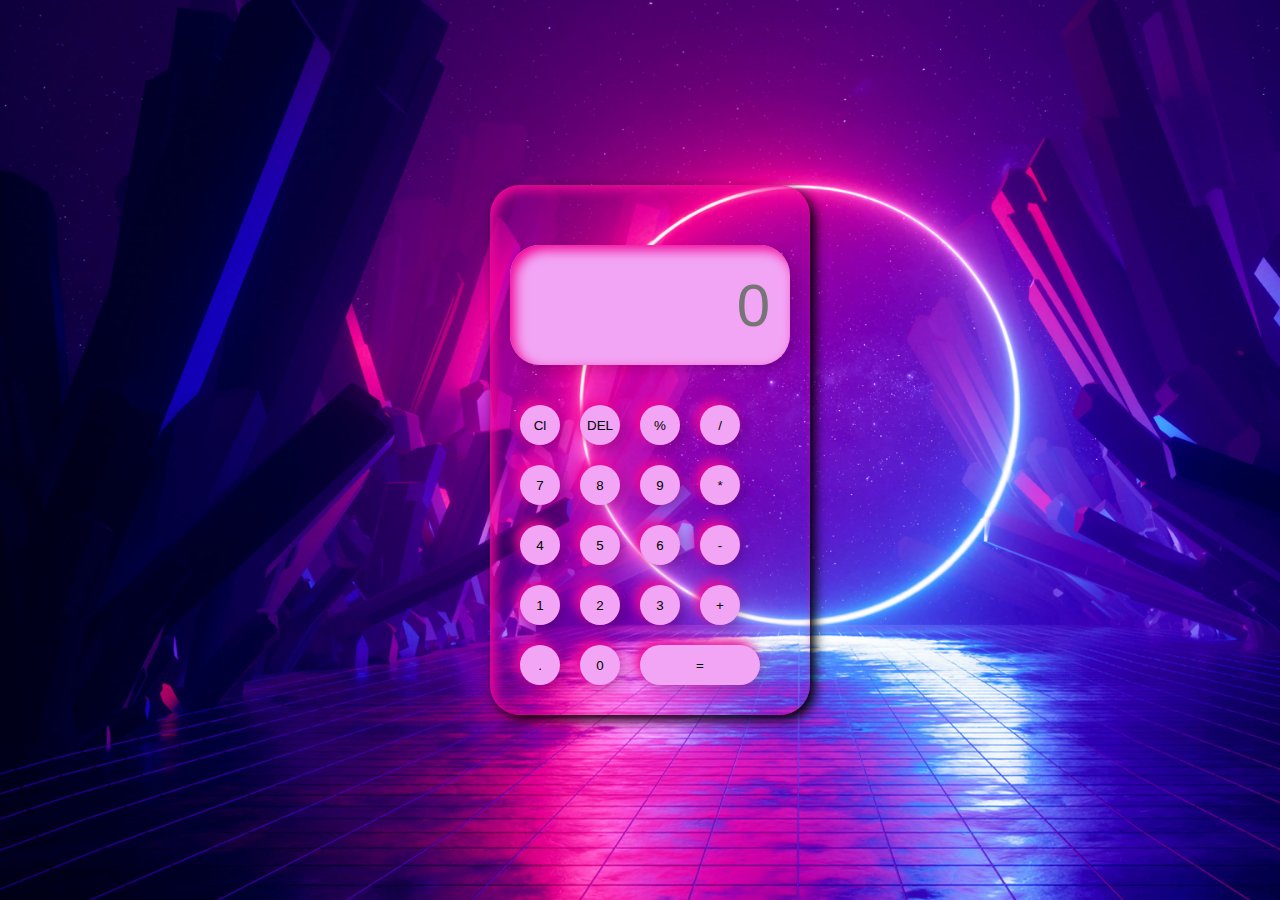
<file: CALCULATOR/htmt.html>
<!DOCTYPE html>
<html lang="en">
<head>
    <meta charset="UTF-8">
    <meta name="viewport" content="width=device-width, initial-scale=1.0">
    <link rel="stylesheet" href="styles.css">
    <title>CALCULATOR</title>
</head>
<body>
    <div class="container">
        <div class="calculator">
            <input type="text" placeholder="0" id="out">
            <button onclick="Clear()"class="o">Cl</button>
            <button onclick="del()">DEL</button>
            <button onclick="display('%')">%</button> 
            <button onclick="display('/')">/</button>
            <button onclick="display('7')" class="o">7</button>
            <button onclick="display('8')">8</button>
            <button onclick="display('9')">9</button>
            <button onclick="display('*')">*</button>
            <button onclick="display('4')"class="o">4</button>
            <button onclick="display('5')">5</button>
            <button onclick="display('6')">6</button>
            <button onclick="display('-')">-</button>
            <button onclick="display('1')"class="o">1</button>
            <button onclick="display('2')">2</button>
            <button onclick="display('3')">3</button>
            <button onclick="display('+')">+</button>
            <button onclick="display('.')"class="o">.</button>
            <button onclick="display('0')">0</button>
            <button onclick="calculate()" class="a">=</button>

          
        </div>
    </div>

    <script src="app.js"></script>
</body>
</html>
</file>
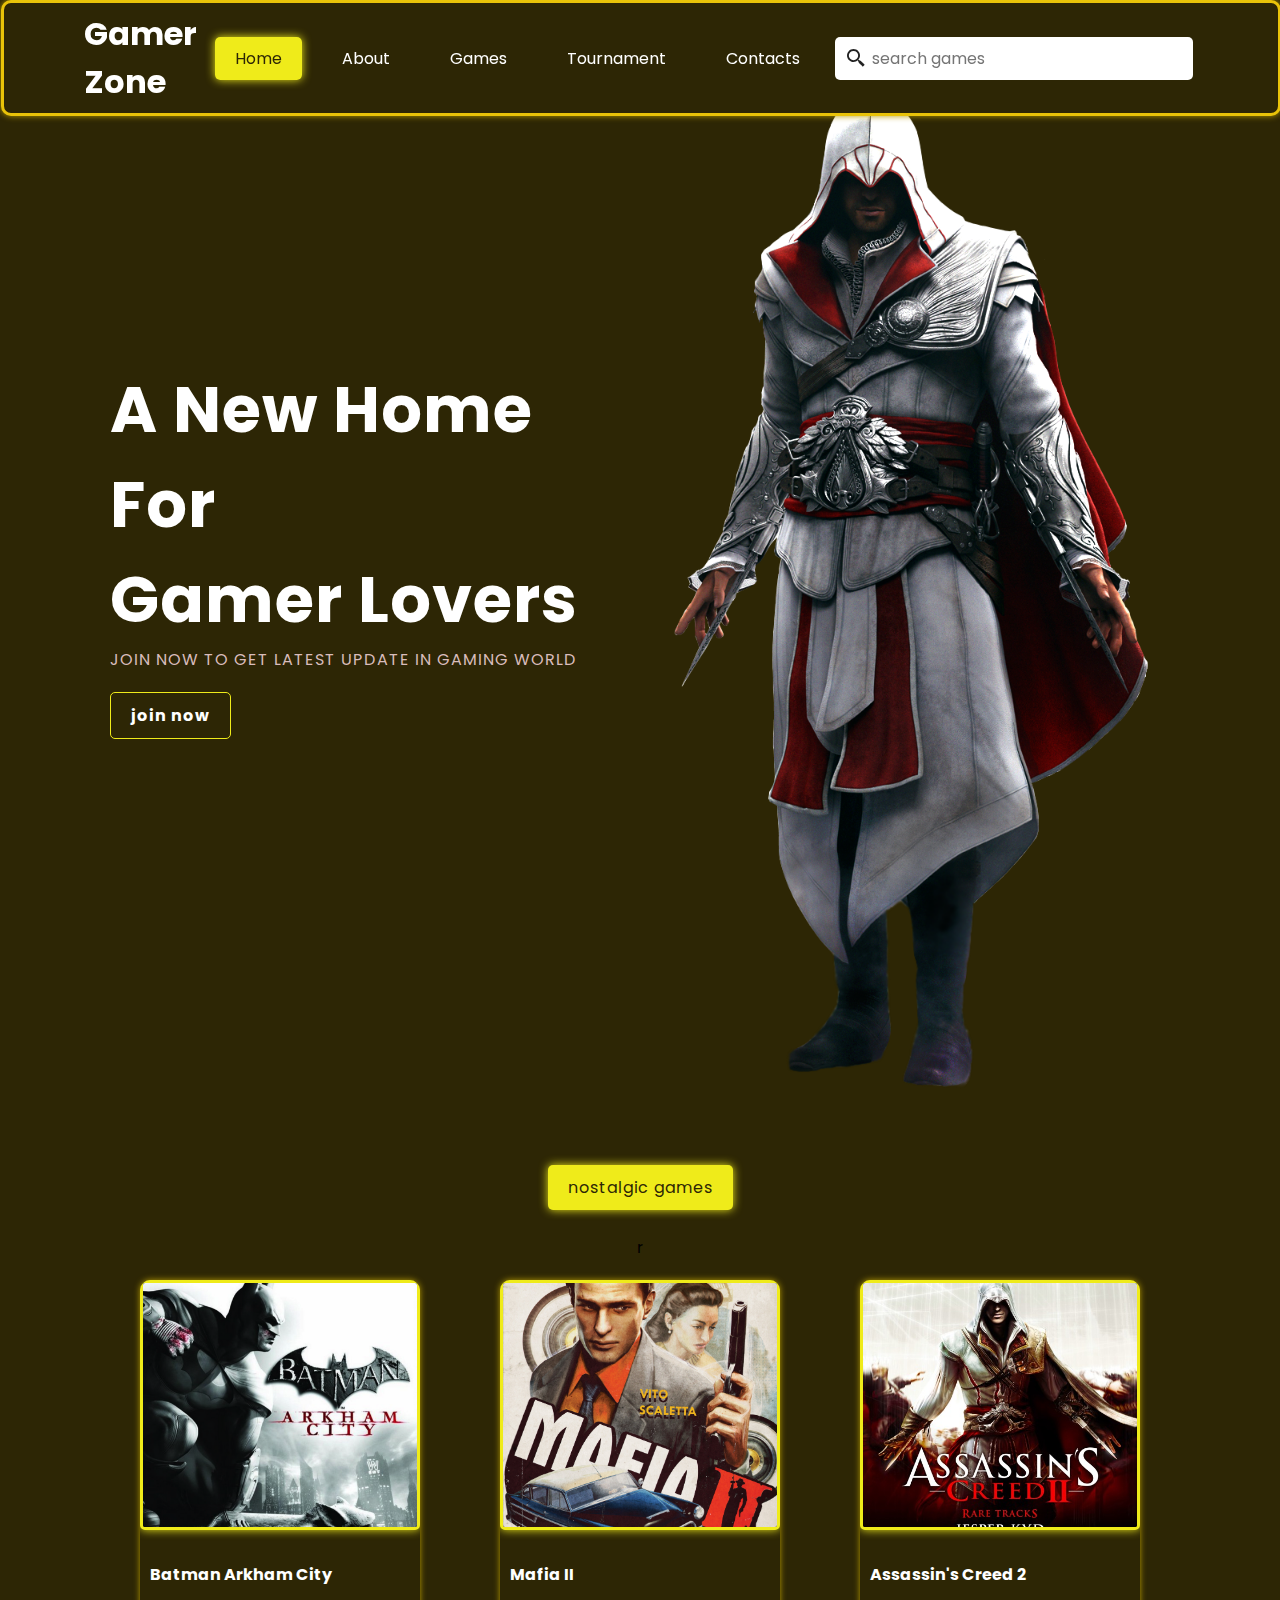
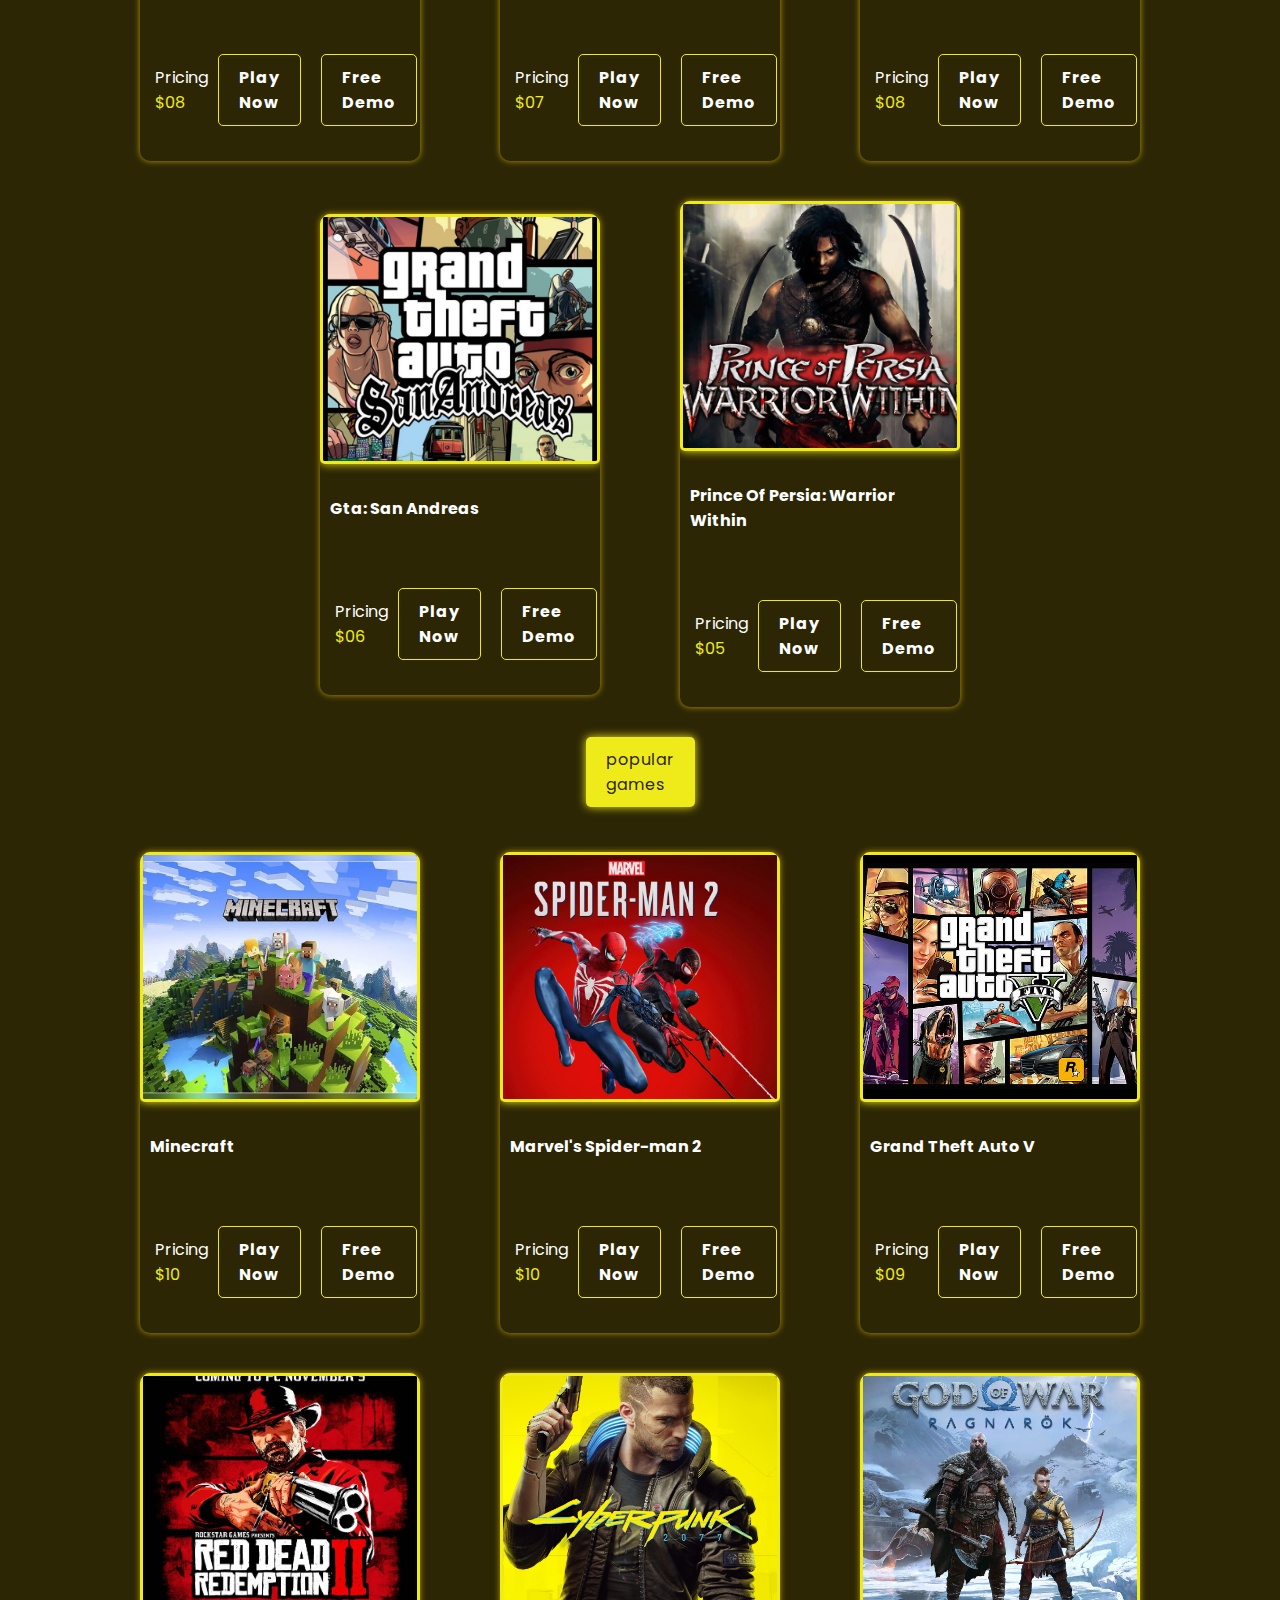
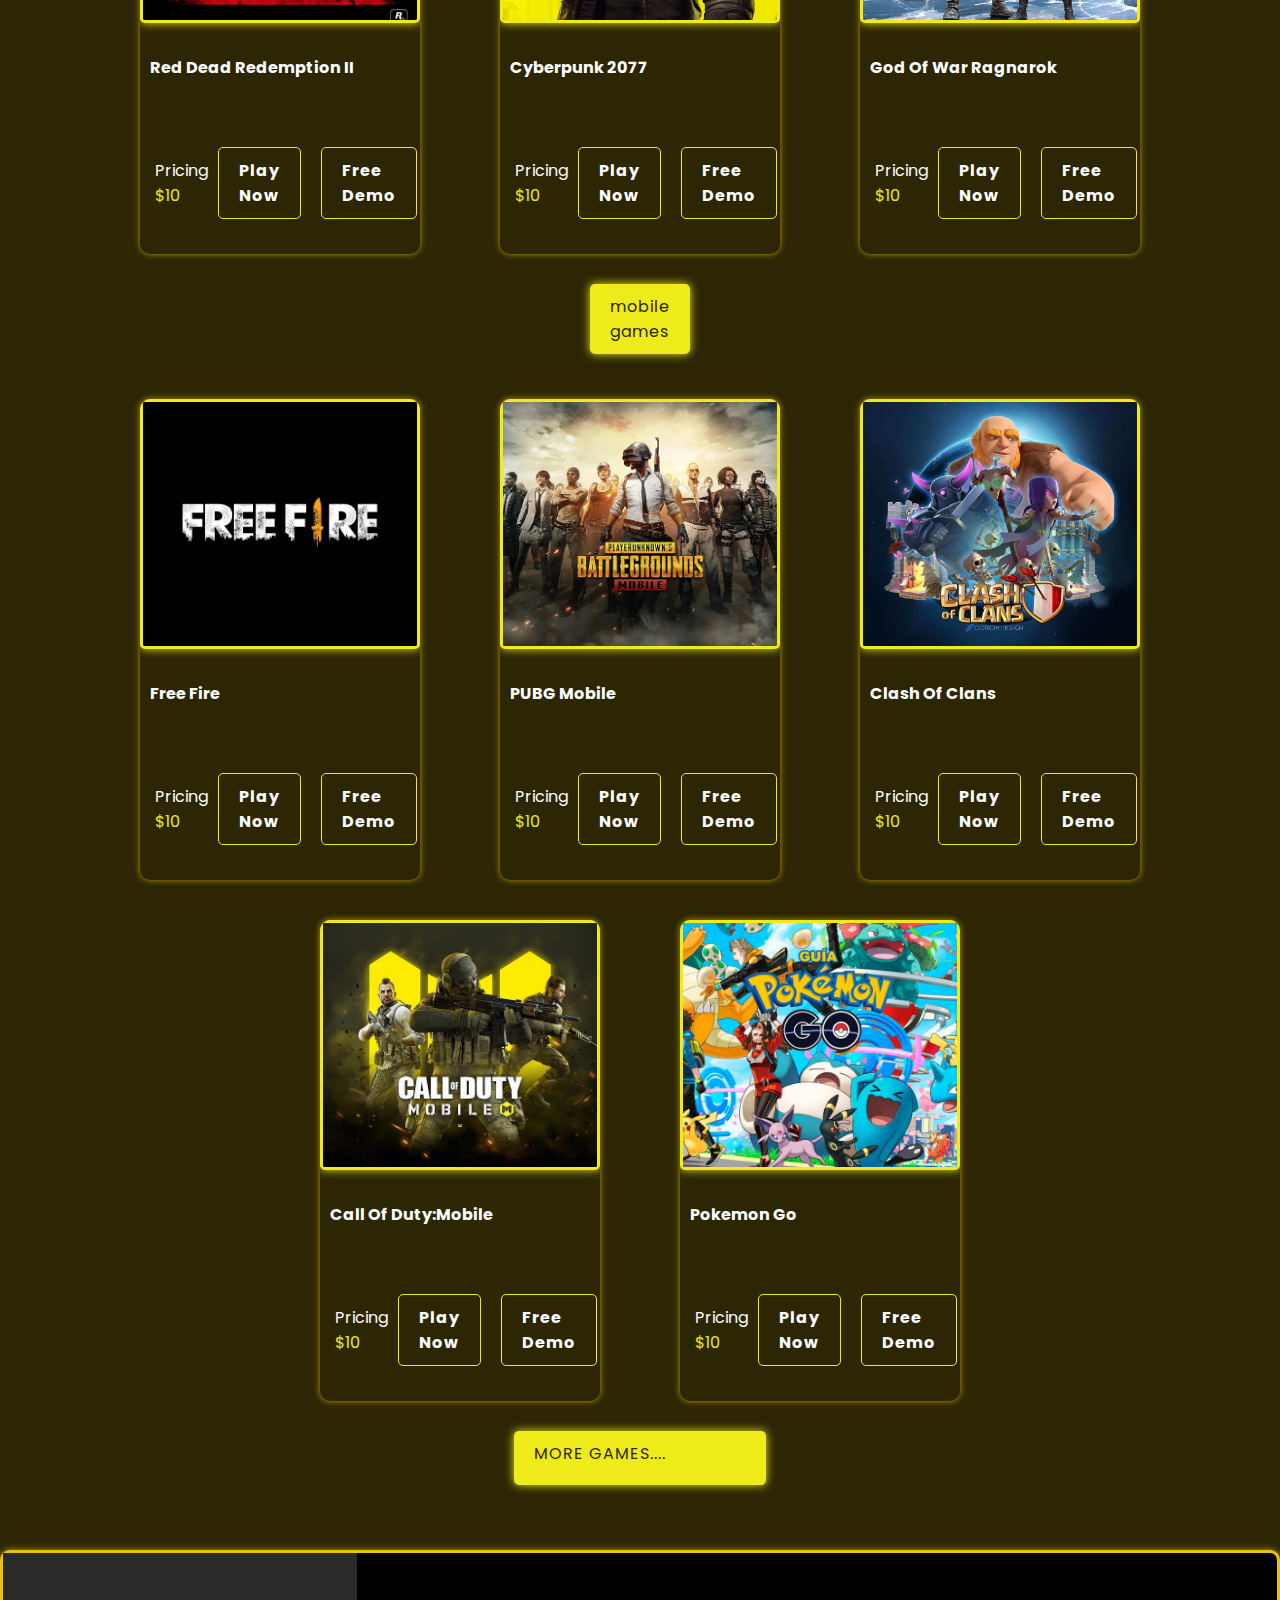
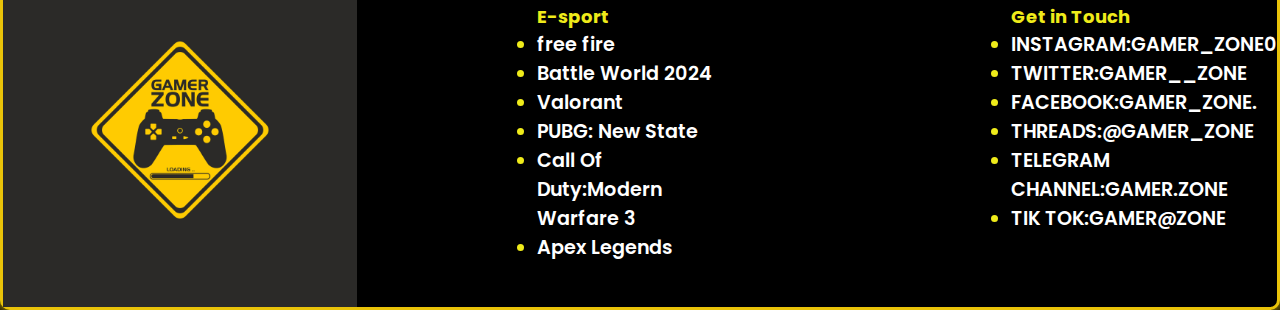
<file: LANDING PAGE/landing.html>
<!DOCTYPE html>
<html lang="en">

<head>
    <meta charset="UTF-8">
    <meta name="viewport" content="width=device-width, initial-scale=1.0">
    <title>Gaming Website</title>
    <link rel="stylesheet" href="style.css">
    <link href='https://unpkg.com/boxicons@2.1.4/css/boxicons.min.css' rel='stylesheet'>

</head>

<body>
    <header class="head">
        <a href="#" class=logo>Gamer Zone</a>
        <ul class="nav">
            <li><a href="#" class="home">Home</a></li>
            <li><a href="#">About</a></li>
            <li><a href="#">Games</a></li>
            <li><a href="#">Tournament</a></li>
            <li><a href="#">Contacts</a></li>

        </ul>
        <div class="action">
            <div class="searchBx">
                <a href="#"><i class='bx bx-search-alt-2'></i></a>
                <input type="text" placeholder="search games">

            </div>
        </div>
        <div class="toggleMenu"></div>
    </header>
    <div class="banner">
        <div class="bg">
            <div class="content">
                <h2>A New Home For<br>
                    Gamer Lovers</h2>
                <p>JOIN NOW TO GET LATEST UPDATE IN GAMING WORLD
                </p>
                <a href="#" class="btn">join now</a>
            </div>
            <img src="bg.png" alt="assassin(1).jpg" class="im">
        </div>
    </div>

    <div class="games">
        <ul>
            <li class="active">nostalgic games</li>

        </ul>r
        <div class="cardBx">
            <div class="card" data-items="pc">
                <img src="batman.jpg" class="imd">
                <div class="content">
                    <h4>Batman Arkham City</h4>
                    <div class="progress-line"><span></span></div>
                    <div class="info">
                        <p>Pricing<br><span>$08</span></p>
                        <a href="#">Play Now</a>
                        <a href="#">Free Demo</a>
                    </div>
                </div>
            </div>
            <div class="card" data-items="pc">
                <img src="mafia2.jpg" class="imd">
                <div class="content">
                    <h4>Mafia II </h4>
                    <div class="progress-line"><span></span></div>
                    <div class="info">
                        <p>Pricing<br><span>$07</span></p>
                        <a href="#">Play Now</a>
                        <a href="#">Free Demo</a>
                    </div>
                </div>
            </div>
            <div class="card" data-items="pc">
                <img src="Assassins2.jpeg" class="imd" id="as">
                <div class="content">
                    <h4>Assassin's Creed 2</h4>
                    <div class="progress-line"><span></span></div>
                    <div class="info">
                        <p>Pricing<br><span>$08</span></p>
                        <a href="#">Play Now</a>
                        <a href="#">Free Demo</a>
                    </div>
                </div>
            </div>
            <div class="card" data-items="pc">
                <img src="gtasan.jpg" class="imd">
                <div class="content">
                    <h4>Gta: San Andreas</h4>
                    <div class="progress-line"><span></span></div>
                    <div class="info">
                        <p>Pricing<br><span>$06</span></p>
                        <a href="#">Play Now</a>
                        <a href="#">Free Demo</a>
                    </div>
                </div>
            </div>
            <div class="card" data-items="pc">
                <img src="pp.jpg" class="imd">
                <div class="content">
                    <h4>Prince Of Persia: Warrior Within</h4>
                    <div class="progress-line"><span></span></div>
                    <div class="info">
                        <p>Pricing<br><span>$05</span></p>
                        <a href="#">Play Now</a>
                        <a href="#">Free Demo</a>
                    </div>
                </div>
            </div>
            <!--                                    trending       games                                            -->
            <!--                                    trending       games                                            -->

            <ul>
                <li class="active1">popular games</li>

            </ul>
            <div class="card" data-items="mobile">
                <img src="minecraft.jpg" class="imd">
                <div class="content">
                    <h4>Minecraft</h4>
                    <div class="progress-line"><span></span></div>
                    <div class="info">
                        <p>Pricing<br><span>$10</span></p>
                        <a href="#">Play Now</a>
                        <a href="#">Free Demo</a>
                    </div>
                </div>
            </div>
            <div class="card" data-items="mobile">
                <img src="sm.jpg" class="imd">
                <div class="content">
                    <h4>Marvel's Spider-man 2</h4>
                    <div class="progress-line"><span></span></div>
                    <div class="info">
                        <p>Pricing<br><span>$10</span></p>
                        <a href="#">Play Now</a>
                        <a href="#">Free Demo</a>
                    </div>
                </div>
            </div>
            <div class="card" data-items="mobile">
                <img src="gta5.jpg" class="imd">
                <div class="content">
                    <h4>Grand Theft Auto V</h4>
                    <div class="progress-line"><span></span></div>
                    <div class="info">
                        <p>Pricing<br><span>$09</span></p>
                        <a href="#">Play Now</a>
                        <a href="#">Free Demo</a>
                    </div>
                </div>
            </div>
            <div class="card" data-items="mobile">
                <img src="RDR.jpg" class="imd">
                <div class="content">
                    <h4>Red Dead Redemption II</h4>
                    <div class="progress-line"><span></span></div>
                    <div class="info">
                        <p>Pricing<br><span>$10</span></p>
                        <a href="#">Play Now</a>
                        <a href="#">Free Demo</a>
                    </div>
                </div>
            </div>
            <div class="card" data-items="mobile">
                <img src="cb.jpg" class="imd">
                <div class="content">
                    <h4>Cyberpunk 2077</h4>
                    <div class="progress-line"><span></span></div>
                    <div class="info">
                        <p>Pricing<br><span>$10</span></p>
                        <a href="#">Play Now</a>
                        <a href="#">Free Demo</a>
                    </div>
                </div>
            </div>
            <div class="card" data-items="mobile">
                <img src="gow.jpg" class="imd">
                <div class="content">
                    <h4>God Of War Ragnarok</h4>
                    <div class="progress-line"><span></span></div>
                    <div class="info">
                        <p>Pricing<br><span>$10</span></p>
                        <a href="#">Play Now</a>
                        <a href="#">Free Demo</a>
                    </div>
                </div>
            </div>
            <!--                                    mobile       games                                            -->

            <!--                                    mobile       games                                            -->
            <ul>
                <li class="active2">mobile games</li>

            </ul>
            <div class="card" data-items="mobile">
                <img src="ff.jpeg" class="imd">
                <div class="content">
                    <h4>Free Fire</h4>
                    <div class="progress-line"><span></span></div>
                    <div class="info">
                        <p>Pricing<br><span>$10</span></p>
                        <a href="#">Play Now</a>
                        <a href="#">Free Demo</a>
                    </div>
                </div>
            </div>
            <div class="card" data-items="mobile">
                <img src="pubg.png" class="imd">
                <div class="content">
                    <h4>PUBG Mobile</h4>
                    <div class="progress-line"><span></span></div>
                    <div class="info">
                        <p>Pricing<br><span>$10</span></p>
                        <a href="#">Play Now</a>
                        <a href="#">Free Demo</a>
                    </div>
                </div>
            </div>
            <div class="card" data-items="mobile">
                <img src="coc.jpg" class="imd">
                <div class="content">
                    <h4>Clash Of Clans</h4>
                    <div class="progress-line"><span></span></div>
                    <div class="info">
                        <p>Pricing<br><span>$10</span></p>
                        <a href="#">Play Now</a>
                        <a href="#">Free Demo</a>
                    </div>
                </div>
            </div>
            <div class="card" data-items="mobile">
                <img src="cod.jpg" class="imd">
                <div class="content">
                    <h4>Call Of Duty:Mobile</h4>
                    <div class="progress-line"><span></span></div>
                    <div class="info">
                        <p>Pricing<br><span>$10</span></p>
                        <a href="#">Play Now</a>
                        <a href="#">Free Demo</a>
                    </div>
                </div>
            </div>
            <div class="card" data-items="mobile">
                <img src="pok.jpg" class="imd">
                <div class="content">
                    <h4>Pokemon Go</h4>
                    <div class="progress-line"><span></span></div>
                    <div class="info">
                        <p>Pricing<br><span>$10</span></p>
                        <a href="#">Play Now</a>
                        <a href="#">Free Demo</a>
                    </div>
                </div>
            </div>
            <ul>
                <li class="active3">MORE GAMES....</li>

            </ul>


        </div>
    </div>
    <script src="script.js"></script>

    <footer>

        <img src="end.jpg" class="ie">
        <div clas="end">
            <ul>
                <h3>E-sport</h3>
                <li><a href="#">free fire</a></li>
                <li><a href="#">Battle World 2024</a></li>
                <li><a href="#">Valorant</a></li>
                <li><a href="#">PUBG: New State</a></li>
                <li><a href="#">Call Of Duty:Modern Warfare 3</a></li>
                <li><a href="#">Apex Legends</a></li>
            </ul>
        </div>
        <div class="end2">
            <ul>
                <h3>Get in Touch</h3>
                <li><a href="#">INSTAGRAM:GAMER_ZONE0</a></li>
                <li><a href="#">TWITTER:GAMER__ZONE</a></li>
                <li><a href="#">FACEBOOK:GAMER_ZONE.</a></li>
                <li><a href="#">THREADS:@GAMER_ZONE</a></li>
                <li><a href="#">TELEGRAM CHANNEL:GAMER.ZONE</a></li>
                <li><a href="#">TIK TOK:GAMER@ZONE</a></li>
            </ul>
        </div>
    </footer>

</body>

</html>
</file>
<file: CALCULATOR/styles.css>
body{
    margin:0;
    padding: 0;
    box-sizing: border-box;
    font-family: sans-serif;
    background-image:url(BG.jpg);
    background-size: cover;
    background-repeat: no-repeat;
    color: white;
    outline: none;
}
.container{
height: 100vh;
position: relative;
display: flex;
justify-content: center;
align-items: center;
}
.calculator{
    color:violet;
    width: 280px;
    margin-left: 20px;
    background-color: #82057e05;
    padding: 20px;
    border-radius: 30px;
    box-shadow: inset 5px 5px 12px #f20798,
                5px 5px 12px black;
    display: grid;
    grid-template-columns: repeat(4,60px);
}
input{
    color:#f2a5f4;
    grid-column: span 4;
    height: 80px;
    width: 240px;
    
    box-shadow: inset 5px 5px 12px#f20798,
    5px 5px 12px rgba(0,0,0,.16);
    border: none;
    border-radius: 30px;
    font-size: 60px;
    text-align: end;
    margin: auto;
    margin-right: 10px;
    margin-top: 40px;
    margin-bottom: 30px;
    padding: 20px;
    background-color:rgb(99, 2, 99);
    color:#f2a5f4;

}
button{
    
    margin:10px;
    height: 40px;
    width: 50pxpx;
    background-color:#f2a5f4;
    box-shadow: -5px -5px 12px #f20798ff,
    5px 5px 12px rgba(0,0,0,.16);
    border: none;
    border-radius: 50%;
    cursor: pointer;
    font-weight: 500;
    
}
    
button:hover{
    background-color:rgb(99, 2, 99);
    color:#f2a5f4;
    font-weight: 700;

}


.a{
    width:120px;
    border-radius: 45px;
    background-color:#f2a5f4;
    box-shadow: -5px -5px 12px #f20798,
    5px 5px 12px rgba(0,0,0,.16);
}
#out{
    text-emphasis-color: white ;
    color:rgb(99, 2, 99);
    background-color: #f2a5f4;
    
}
</file>
<file: LANDING PAGE/style.css>
@import url('https://fonts.googleapis.com/css2?family=Poppins&display=swap');

* {
    margin: 0;
    padding: 0;
    box-sizing: border-box;
    font-family: 'Poppins', sans-serif;
}

::-webkit-scrollbar {
    width: 8px;
}

::-webkit-scrollbar-thumb {
    background: #efeb1a;
    border-radius: 8px;

}

body {
    background: #2d2605;
}

.im {
    margin-top: 40px;
}

.head {
    margin-bottom: 20px;
}

header {
    position: fixed;
    top: 0;
    left: 0;
    width: 100%;
    padding: 7px 80px;
    display: flex;
    justify-content: space-between;
    align-items: center;
    transition: 0.5s;
    z-index: 1000;
    background: #2d2605;
    ;
}

header.sticky {

    box-shadow: 0 5px 10px rgba(0, 0, 0, 0.1);
}

header .logo {
    position: relative;
    color: #fff;
    text-decoration: none;
    font-size: 2em;
    font-weight: 700;
}

header .nav {
    display: flex;
    justify-content: center;
    align-items: center;
}

header ul li {
    list-style: none;
    margin: 10px;

}

header ul li a {
    color: #fff;
    text-decoration: none;
    padding: 10px 20px;
    border-radius: 5px;
    transition: all 0.25s ease;
}

header ul li a:hover {
    background: #efeb1a;
    color: #2d2605;
    
    box-shadow: 0 0 10px #efeb1a;
}

header .action .searchBx {
    padding: 5px;
    margin: 5px;
    display: flex;
    justify-content: center;
    align-items: center;
    background: #fff;
    border-radius: 5px;
}

header .action .searchBx i {
    font-size: 1.4em;
    margin: 5px;
    color: #222;
}

.home {
    background: #efeb1a;
    border: none;
    color: #2d2605;
    
    box-shadow: 0 0 10px #efeb1a;
}

header .action .searchBx input {
    outline: none;
    border: none;
    font-size: 1em;
    color: #222;
}

.im {
    height: 120vh;
}

.banner {
    position: relative;
    width: 100%;
    min-height: 100vh;
    padding: 0px 100px;
    display: flex;
    justify-content: center;
    align-items: center;
}

.banner .bg {
    position: relative;
    width: 100%;
    min-height: 100vh;
    display: flex;
    justify-content: center;
    align-items: center;
}

.banner .bg .content {
    width: 50%;
    height: 100%;
}

.banner .bg .content h2 {
    font-size: 4em;
    color: #fff;
    letter-spacing: 1px;
}

.banner .bg .content p {
    font-size: 1em;
    color: #d9bcbc;
    letter-spacing: 1px;
}

.banner .bg .content a {
    display: inline-block;
    padding: 10px 20px;
    margin: 20px 0px;
    border: 1px solid #efeb1a;
    text-decoration: none;
    font-weight: 700;
    border-radius: 5px;
    letter-spacing: 1px;
    color: #fff;
    transition: all 0.25s ease;
}

.banner .bg .content a:hover {
    background: #efeb1a;
    border: none;
    color: #2d2605;
    ;
    box-shadow: 0 0 10px #efeb1a;
}

.about {
    position: relative;
    width: 100%;
    min-height: 75vh;
    padding: 0px 100px;
    display: flex;
    justify-content: space-between;
    align-items: center;
}

.imb {
    height: 30vh;
    border-radius: 5px;
    border-style: solid;
    border-color: #efeb1a;
    box-shadow: 0 0 10px #efeb1a;
}

.imd {
    width: 25vh;
    height: 30vh;
    border-radius: 5px;
    border-style: solid;
    border-color: #efeb1a;
    box-shadow: 0 0 10px #efeb1a;
    background-color: black;
}

.about .contentBx {
    width: 50%;
}

.about .contentBx h2 {
    font-size: 3em;
    font-weight: 700;
    color: #fff;
}

.about .contentBx p {
    max-width: 600px;
    text-align: justify;
    color: #d9bcbc;
}

.about .contentBx a {
    display: inline-block;
    padding: 10px 20px;
    margin: 20px 0px;
    border: 1px solid #efeb1a;
    text-decoration: none;
    font-weight: 700;
    border-radius: 5px;
    letter-spacing: 1px;
    color: #fff;
    transition: all 0.25s ease;
}

.about .contentBx a:hover {
    background: #efeb1a;
    border: none;
    color: #2d2605;
    box-shadow: 0 0 10px #efeb1a;
}

/*games*/
.games {
    padding: 0px 100px;
    width: 100%;
    min-height: 100vh;
    display: flex;
    justify-content: center;
    align-items: center;
    flex-direction: column;
    margin: 40px auto;
}

.games h2 {
    color: #fff;
    margin: 10px 0;
}

.games ul {
    display: flex;
    justify-content: center;
    align-items: center;
    flex-wrap: wrap;
    margin-bottom: 20px;
}

.active {
    background: #efeb1a;
    color: #2d2605;
    ;
    box-shadow: 0 0 10px #efeb1a;
    position: relative;
    justify-content: center;
    align-items: center;
    list-style: none;
    padding: 10px 20px;
    border-radius: 5px;
    margin: 5px;
    letter-spacing: 1px;
    cursor: pointer;
    justify-content: center;
    align-items: center;
    display: block;
    transition: all 0.25s ease;

}

.active1 {
    background: #efeb1a;
    color: #2d2605;
    box-shadow: 0 0 10px #efeb1a;
    position: relative;
    justify-content: center;
    align-items: center;
    list-style: none;
    padding: 10px 20px;
    border-radius: 5px;
    margin: 5px;
    letter-spacing: 1px;
    cursor: pointer;
    justify-content: center;
    align-items: center;
    display: block;
    margin-right: 500px;
    margin-left: 500px;
    margin-top: 10px;
    transition: all 0.25s ease;

}

.active3 {
    width: 28vh;
    height: 6vh;
    background: #efeb1a;
    color: #2d2605;
    box-shadow: 0 0 10px #efeb1a;
    position: relative;
    justify-content: center;
    align-items: center;
    list-style: none;
    padding: 10px 20px;
    border-radius: 5px;
    margin: 5px;
    letter-spacing: 1px;
    cursor: pointer;
    justify-content: center;
    align-items: center;
    display: block;
    margin-right: 500px;
    margin-left: 500px;
    margin-top: 10px;
    transition: all 0.25s ease;

}

.active3:hover {
    width: 30vh;
    height: 7vh;
    color: #efeb1a;
    background-color: black;
    box-shadow: 0 0 12px rgb(82, 80, 80);


}

.active2 {
    background: #efeb1a;
    color: #2d2605;
    ;
    box-shadow: 0 0 10px #efeb1a;
    position: relative;
    justify-content: center;
    align-items: center;
    list-style: none;
    padding: 10px 20px;
    border-radius: 5px;
    margin: 5px;
    letter-spacing: 1px;
    cursor: pointer;
    justify-content: center;
    align-items: center;
    display: block;
    margin-right: 500px;
    margin-left: 500px;
    margin-top: 10px;


}

.games .cardBx {
    width: 100%;
    min-height: 100%;
    display: flex;
    flex-wrap: wrap;
    justify-content: center;
    align-items: center;

}

.games .cardBx .card {
    width: 280px;
    border-radius: 10px;
    margin: 20px 40px;
    background: #2d2605;
    ;
    overflow: hidden;
}

.games .cardBx .card img {
    width: 100%;
    height: 250px;
    object-fit: cover;
}

.games .cardBx .card .content {
    padding: 10px;
}

.games .cardBx .card .content h4 {
    color: #fff;
    margin: 15px 0;
}

.games .cardBx .card .progress-line {
    position: relative;
    height: 10px;
    width: 100%;
    background: #2d2605;
    ;
    margin-bottom: 15px;
    border-radius: 10px;
    transform: scaleX(0);
    transform-origin: left;
    animation: animate 1s cubic-bezier(1, 0, 0.5, 1) forwards;
}

.games .cardBx .card .progress-line span {
    position: absolute;
    height: 100%;
    width: 80%;
    border-radius: 10px;
    background: #efeb1a;
    box-shadow: 0 0 10px #efeb1a;
    transform: scaleX(0);
    transform-origin: left;
    animation: animate 1s cubic-bezier(1, 0, 0.5, 1) forwards;
}

@keyframes animate {
    100% {
        transform: scaleX(1);
    }
}

.games .cardBx .card .info {
    border-top: 2px solid #2d2605;
    ;
    padding: 5px;
    display: flex;
    justify-content: space-between;
    align-items: center;
}

.games .cardBx .card .info p {
    font-size: 1em;
    color: #fff;
}

.games .cardBx .card .info p span {
    color: #efeb1a;
}

.games .cardBx .card .info a {
    display: inline-block;
    padding: 10px 20px;
    margin: 20px 0px;
    border: 1px solid #efeb1a;
    text-decoration: none;
    font-weight: 700;
    border-radius: 5px;
    letter-spacing: 1px;
    color: #fff;
    margin-left: 10px;
    margin-right: 10px;
    transition: all 0.25s ease;

}

.games .cardBx .card .info a:hover {

    background: #efeb1a;
    border: none;
    color: black;
    box-shadow: 0 0 10px #efeb1a;

}

header {
    border-style: solid;
    border-radius: 10px;
    border-color: rgb(233, 195, 9);
    margin: 0;
    margin-left: 1px;
    box-shadow: 0 0 6px rgb(183, 156, 0);
}

.card {
    box-shadow: 0 0 6px rgb(183, 156, 0);
}

#as {
    justify-content: center;
    align-items: center;
}

footer {
    border-style: solid;
    border-radius: 10px;
    border-color: rgb(233, 195, 9);
    box-shadow: 0 0 6px rgb(183, 156, 0);
    width: 100%;
    height: 40vh;
    background-color: black;
    display: flex;

}

footer ul {
    margin-left: 30px;
    font-size: larger;
    color: #efeb1a;
    padding-top: 50px;

}

.end2 {
    margin-left: 250px;
}

footer ul h3 {
    font-weight: 700;
    font-size: large;
}

footer ul li a {
    color: #fff;
    text-decoration: none;
    font-weight: 600;
    margin-top: 10px;
    transition: all 0.25s ease;

}

footer ul li a:hover {
    text-shadow: #fff;
    font-weight: 700;
    box-shadow: 0 0 6px #2d2605;
    padding: 5px;
}

.ie {
    margin-right: 150px;
    display: flex;
    justify-content: flex-start;
}
</file>
